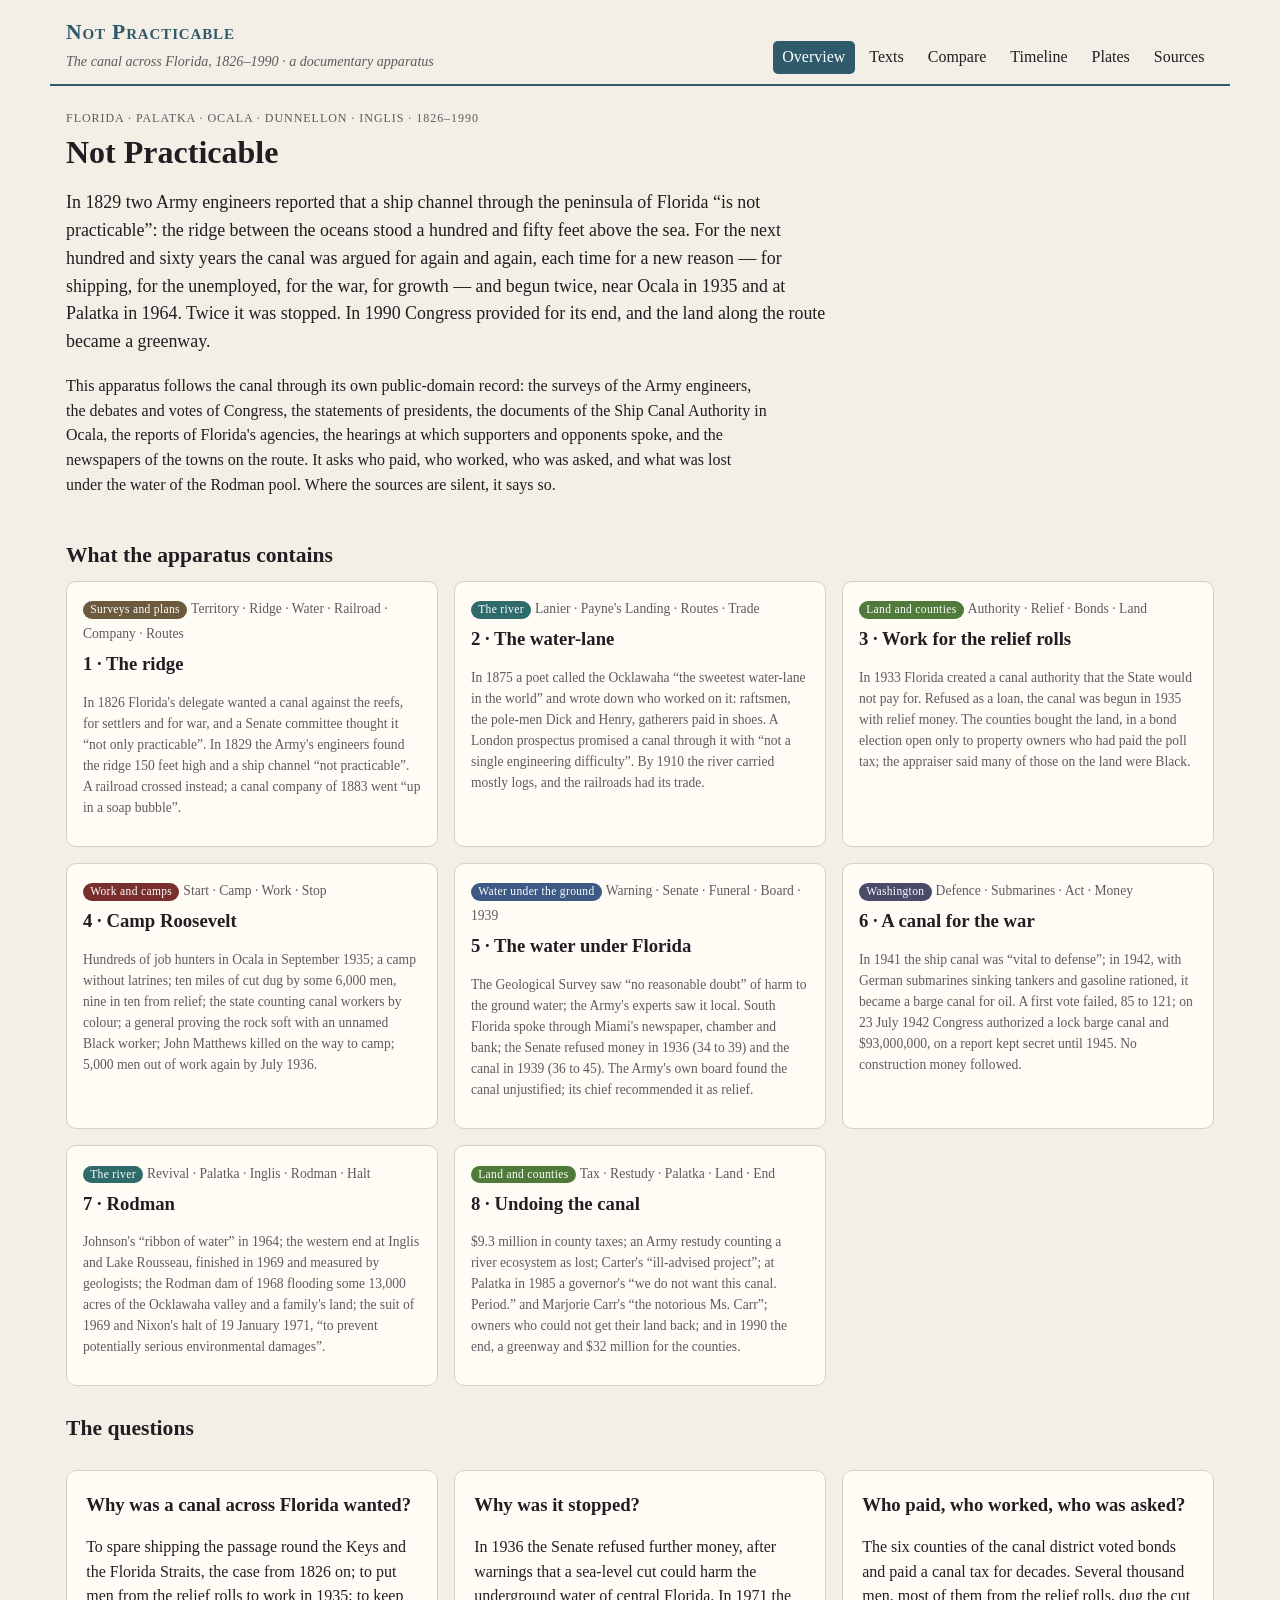
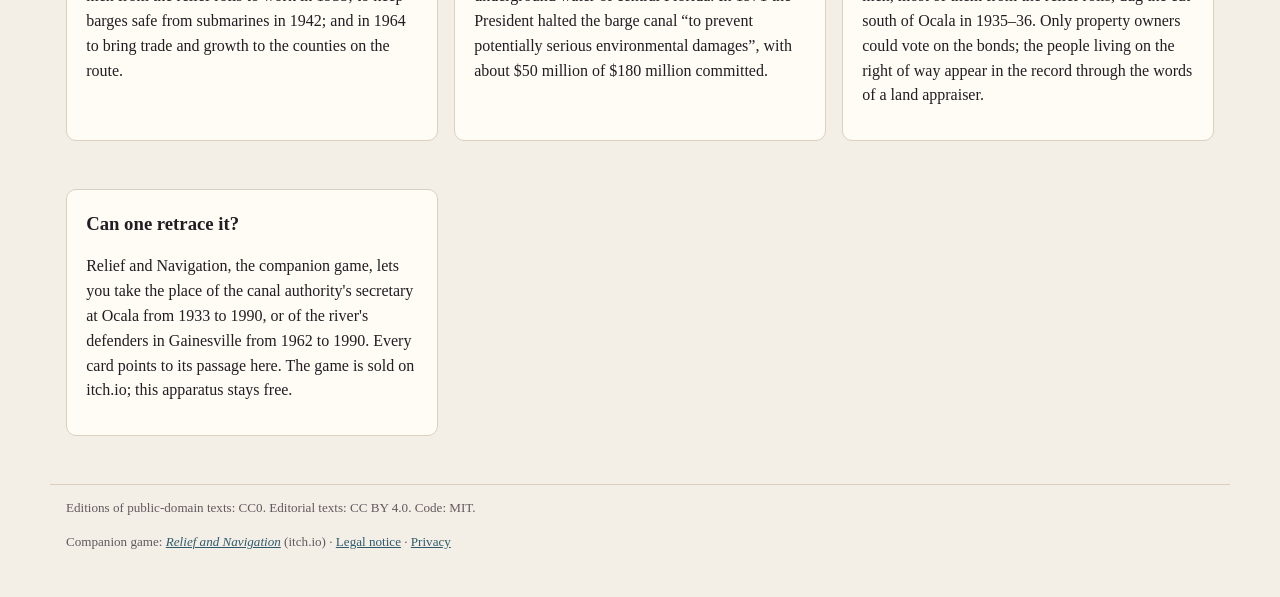
<file: index.html>
<!doctype html>
<html lang="en">
<head>
<meta charset="utf-8">
<meta name="viewport" content="width=device-width, initial-scale=1">
<title>Not Practicable</title>
<meta name="description" content="The canal across Florida, 1826–1990: the Army surveys, the ship canal begun near Ocala in 1935, the barge canal and the Rodman pool, the halt of 1971 and the end in 1990, in public-domain sources.">
<link rel="stylesheet" href="style.css">
<link rel="icon" href="data:image/svg+xml,%3Csvg xmlns='http://www.w3.org/2000/svg' viewBox='0 0 32 32'%3E%3Cpath d='M2 20 Q9 14 16 20 T30 20' fill='none' stroke='%232f5a6b' stroke-width='2.5'/%3E%3Cpath d='M2 26 Q9 20 16 26 T30 26' fill='none' stroke='%232f5a6b' stroke-width='2.5'/%3E%3Cpath d='M6 12 L16 4 L26 12' fill='none' stroke='%236b5a3e' stroke-width='2.5'/%3E%3C/svg%3E">
</head>
<body>
<header class="top">
  <a class="brand" href="#/">
    <strong>Not Practicable</strong>
    <em>The canal across Florida, 1826–1990 · a documentary apparatus</em>
  </a>
  <nav>
    <a href="#/" data-k="">Overview</a>
    <a href="#/texts" data-k="texts">Texts</a>
    <a href="#/compare" id="navCompare" data-k="compare" hidden>Compare</a>
    <a href="#/timeline" data-k="timeline">Timeline</a>
    <a href="#/plates" id="navPlates" data-k="plates" hidden>Plates</a>
    <a href="#/sources" data-k="sources">Sources</a>
  </nav>
</header>
<main id="view" aria-live="polite"></main>
<footer>
  <p>Editions of public-domain texts: CC0. Editorial texts: CC BY 4.0. Code: MIT.</p>
  <p>Companion game: <a href="https://leofassb.itch.io/relief-and-navigation"><em>Relief and Navigation</em></a> (itch.io) · <a href="legal.html#notice">Legal notice</a> · <a href="legal.html#privacy">Privacy</a></p>
</footer>
<script src="app.js"></script>
</body>
</html>
</file>
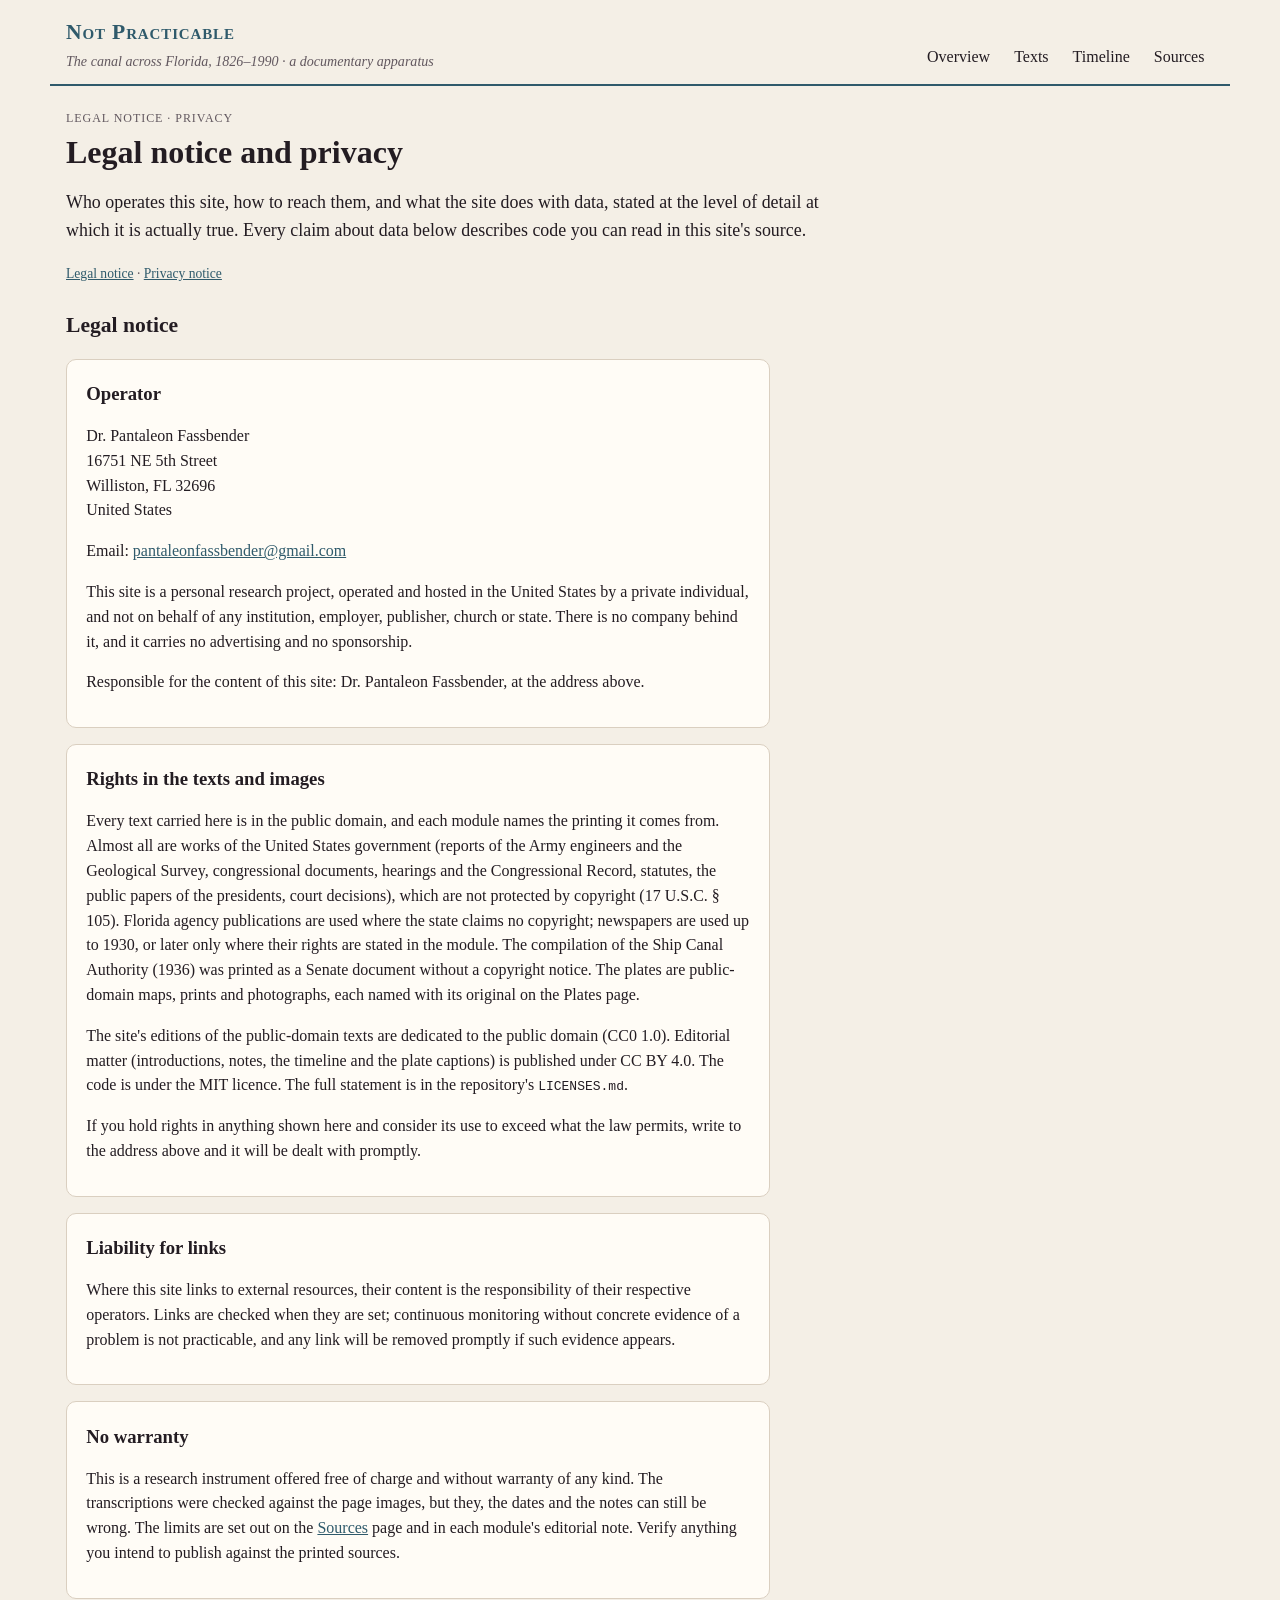
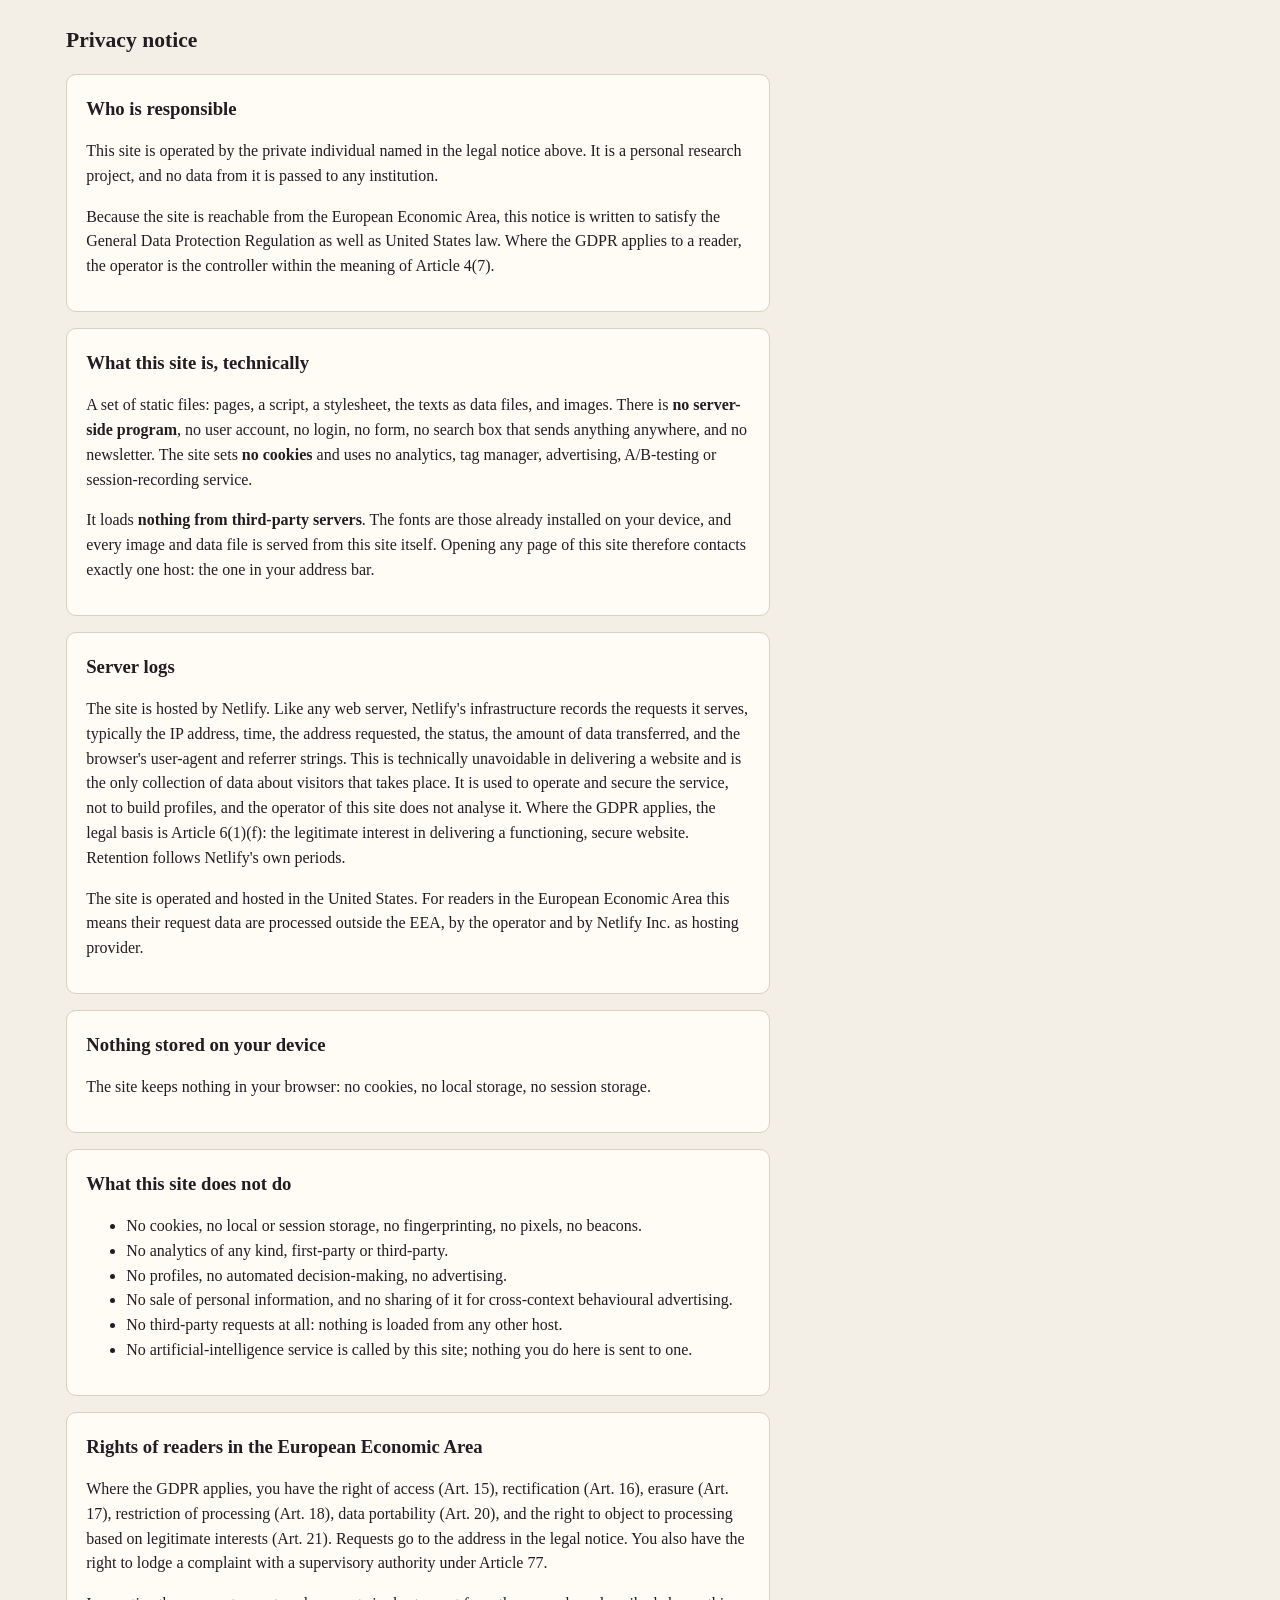
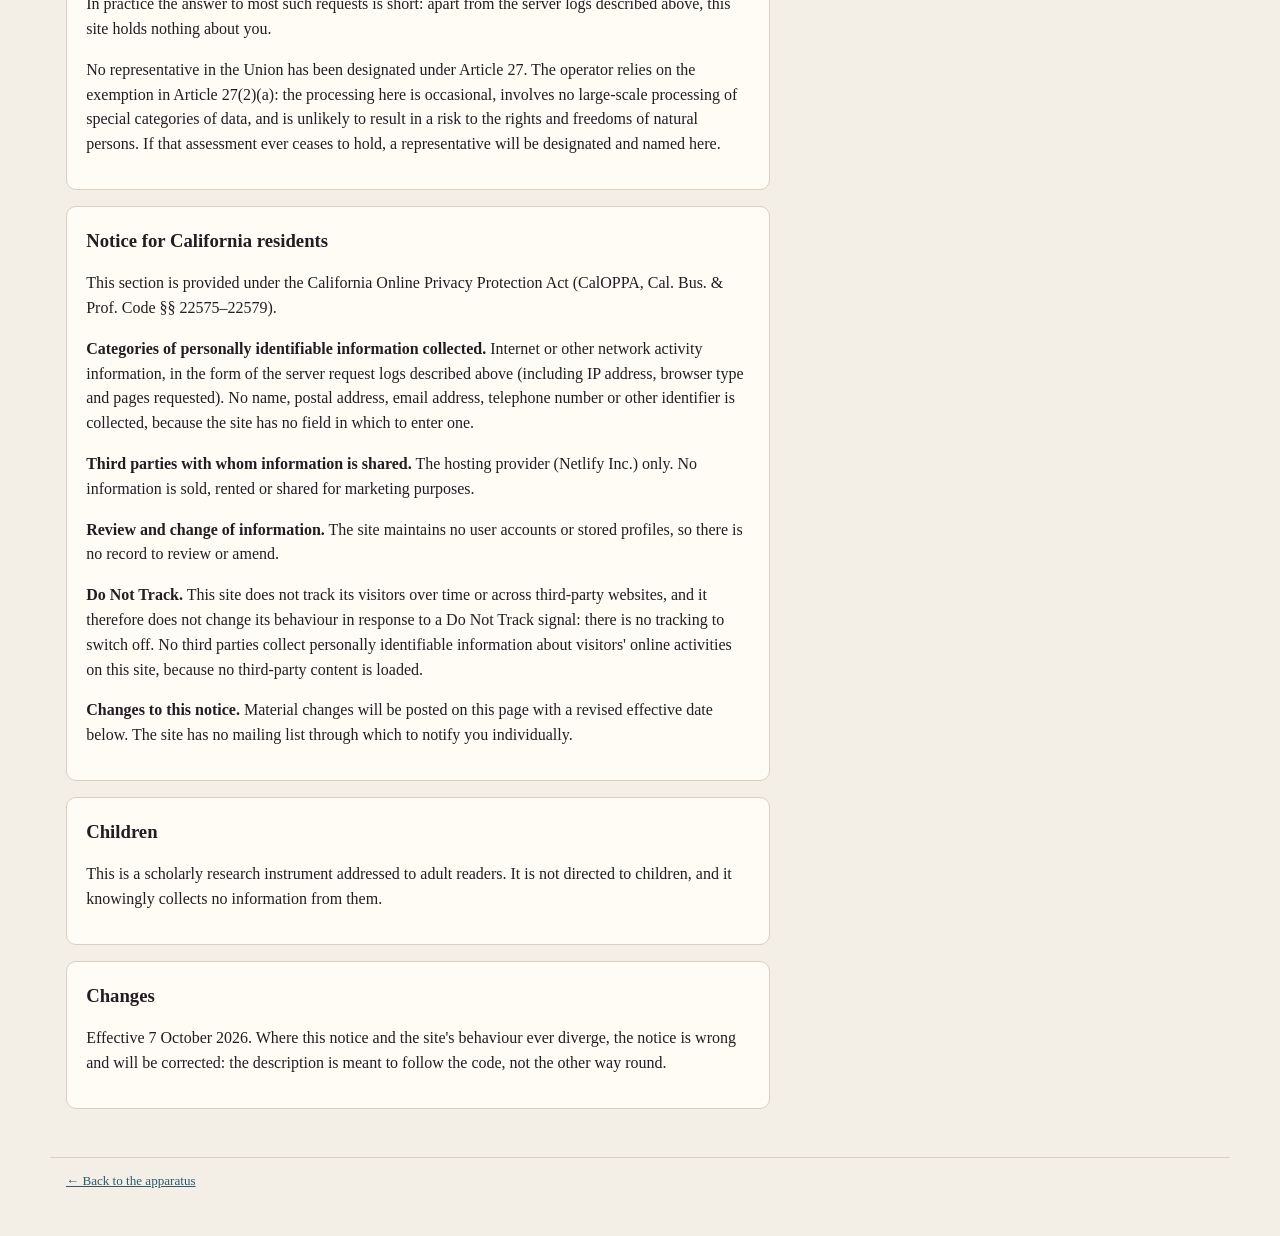
<file: legal.html>
<!doctype html>
<html lang="en">
<head>
<meta charset="utf-8">
<meta name="viewport" content="width=device-width, initial-scale=1">
<title>Legal notice and privacy · Not Practicable</title>
<meta name="description" content="Who operates this site, how to reach them, and what the site does with data.">
<link rel="stylesheet" href="style.css">
<link rel="icon" href="data:image/svg+xml,%3Csvg xmlns='http://www.w3.org/2000/svg' viewBox='0 0 32 32'%3E%3Cpath d='M2 20 Q9 14 16 20 T30 20' fill='none' stroke='%232f5a6b' stroke-width='2.5'/%3E%3Cpath d='M2 26 Q9 20 16 26 T30 26' fill='none' stroke='%232f5a6b' stroke-width='2.5'/%3E%3Cpath d='M6 12 L16 4 L26 12' fill='none' stroke='%236b5a3e' stroke-width='2.5'/%3E%3C/svg%3E">
</head>
<body>
<header class="top">
  <a class="brand" href="index.html#/">
    <strong>Not Practicable</strong>
    <em>The canal across Florida, 1826–1990 · a documentary apparatus</em>
  </a>
  <nav>
    <a href="index.html#/">Overview</a>
    <a href="index.html#/texts">Texts</a>
    <a href="index.html#/timeline">Timeline</a>
    <a href="index.html#/sources">Sources</a>
  </nav>
</header>
<main>
  <span class="tag">Legal notice · Privacy</span>
  <h1>Legal notice and privacy</h1>
  <p class="lede">Who operates this site, how to reach them, and what the site does with data, stated at the level of detail at which it is actually true. Every claim about data below describes code you can read in this site's source.</p>
  <p class="fine"><a href="#notice">Legal notice</a> · <a href="#privacy">Privacy notice</a></p>

  <h2 id="notice">Legal notice</h2>

  <div class="panel readable"><h3>Operator</h3>
    <p>Dr. Pantaleon Fassbender<br>16751 NE 5th Street<br>Williston, FL 32696<br>United States</p>
    <p>Email: <a href="mailto:pantaleonfassbender@gmail.com">pantaleonfassbender@gmail.com</a></p>
    <p>This site is a personal research project, operated and hosted in the United States by a private individual, and not on behalf of any institution, employer, publisher, church or state. There is no company behind it, and it carries no advertising and no sponsorship.</p>
    <p>Responsible for the content of this site: Dr. Pantaleon Fassbender, at the address above.</p>
  </div>

  <div class="panel readable"><h3>Rights in the texts and images</h3>
    <p>Every text carried here is in the public domain, and each module names the printing it comes from. Almost all are works of the United States government (reports of the Army engineers and the Geological Survey, congressional documents, hearings and the Congressional Record, statutes, the public papers of the presidents, court decisions), which are not protected by copyright (17 U.S.C. § 105). Florida agency publications are used where the state claims no copyright; newspapers are used up to 1930, or later only where their rights are stated in the module. The compilation of the Ship Canal Authority (1936) was printed as a Senate document without a copyright notice. The plates are public-domain maps, prints and photographs, each named with its original on the Plates page.</p>
    <p>The site's editions of the public-domain texts are dedicated to the public domain (CC0 1.0). Editorial matter (introductions, notes, the timeline and the plate captions) is published under CC BY 4.0. The code is under the MIT licence. The full statement is in the repository's <code>LICENSES.md</code>.</p>
    <p>If you hold rights in anything shown here and consider its use to exceed what the law permits, write to the address above and it will be dealt with promptly.</p>
  </div>

  <div class="panel readable"><h3>Liability for links</h3>
    <p>Where this site links to external resources, their content is the responsibility of their respective operators. Links are checked when they are set; continuous monitoring without concrete evidence of a problem is not practicable, and any link will be removed promptly if such evidence appears.</p>
  </div>

  <div class="panel readable"><h3>No warranty</h3>
    <p>This is a research instrument offered free of charge and without warranty of any kind. The transcriptions were checked against the page images, but they, the dates and the notes can still be wrong. The limits are set out on the <a href="index.html#/sources">Sources</a> page and in each module's editorial note. Verify anything you intend to publish against the printed sources.</p>
  </div>

  <h2 id="privacy">Privacy notice</h2>

  <div class="panel readable"><h3>Who is responsible</h3>
    <p>This site is operated by the private individual named in the legal notice above. It is a personal research project, and no data from it is passed to any institution.</p>
    <p>Because the site is reachable from the European Economic Area, this notice is written to satisfy the General Data Protection Regulation as well as United States law. Where the GDPR applies to a reader, the operator is the controller within the meaning of Article 4(7).</p>
  </div>

  <div class="panel readable"><h3>What this site is, technically</h3>
    <p>A set of static files: pages, a script, a stylesheet, the texts as data files, and images. There is <strong>no server-side program</strong>, no user account, no login, no form, no search box that sends anything anywhere, and no newsletter. The site sets <strong>no cookies</strong> and uses no analytics, tag manager, advertising, A/B-testing or session-recording service.</p>
    <p>It loads <strong>nothing from third-party servers</strong>. The fonts are those already installed on your device, and every image and data file is served from this site itself. Opening any page of this site therefore contacts exactly one host: the one in your address bar.</p>
  </div>

  <div class="panel readable"><h3>Server logs</h3>
    <p>The site is hosted by Netlify. Like any web server, Netlify's infrastructure records the requests it serves, typically the IP address, time, the address requested, the status, the amount of data transferred, and the browser's user-agent and referrer strings. This is technically unavoidable in delivering a website and is the only collection of data about visitors that takes place. It is used to operate and secure the service, not to build profiles, and the operator of this site does not analyse it. Where the GDPR applies, the legal basis is Article 6(1)(f): the legitimate interest in delivering a functioning, secure website. Retention follows Netlify's own periods.</p>
    <p>The site is operated and hosted in the United States. For readers in the European Economic Area this means their request data are processed outside the EEA, by the operator and by Netlify Inc. as hosting provider.</p>
  </div>

  <div class="panel readable"><h3>Nothing stored on your device</h3>
    <p>The site keeps nothing in your browser: no cookies, no local storage, no session storage.</p>
  </div>

  <div class="panel readable"><h3>What this site does not do</h3>
    <ul>
      <li>No cookies, no local or session storage, no fingerprinting, no pixels, no beacons.</li>
      <li>No analytics of any kind, first-party or third-party.</li>
      <li>No profiles, no automated decision-making, no advertising.</li>
      <li>No sale of personal information, and no sharing of it for cross-context behavioural advertising.</li>
      <li>No third-party requests at all: nothing is loaded from any other host.</li>
      <li>No artificial-intelligence service is called by this site; nothing you do here is sent to one.</li>
    </ul>
  </div>

  <div class="panel readable"><h3>Rights of readers in the European Economic Area</h3>
    <p>Where the GDPR applies, you have the right of access (Art. 15), rectification (Art. 16), erasure (Art. 17), restriction of processing (Art. 18), data portability (Art. 20), and the right to object to processing based on legitimate interests (Art. 21). Requests go to the address in the legal notice. You also have the right to lodge a complaint with a supervisory authority under Article 77.</p>
    <p>In practice the answer to most such requests is short: apart from the server logs described above, this site holds nothing about you.</p>
    <p>No representative in the Union has been designated under Article 27. The operator relies on the exemption in Article 27(2)(a): the processing here is occasional, involves no large-scale processing of special categories of data, and is unlikely to result in a risk to the rights and freedoms of natural persons. If that assessment ever ceases to hold, a representative will be designated and named here.</p>
  </div>

  <div class="panel readable"><h3>Notice for California residents</h3>
    <p>This section is provided under the California Online Privacy Protection Act (CalOPPA, Cal. Bus. &amp; Prof. Code §§ 22575–22579).</p>
    <p><strong>Categories of personally identifiable information collected.</strong> Internet or other network activity information, in the form of the server request logs described above (including IP address, browser type and pages requested). No name, postal address, email address, telephone number or other identifier is collected, because the site has no field in which to enter one.</p>
    <p><strong>Third parties with whom information is shared.</strong> The hosting provider (Netlify Inc.) only. No information is sold, rented or shared for marketing purposes.</p>
    <p><strong>Review and change of information.</strong> The site maintains no user accounts or stored profiles, so there is no record to review or amend.</p>
    <p><strong>Do Not Track.</strong> This site does not track its visitors over time or across third-party websites, and it therefore does not change its behaviour in response to a Do Not Track signal: there is no tracking to switch off. No third parties collect personally identifiable information about visitors' online activities on this site, because no third-party content is loaded.</p>
    <p><strong>Changes to this notice.</strong> Material changes will be posted on this page with a revised effective date below. The site has no mailing list through which to notify you individually.</p>
  </div>

  <div class="panel readable"><h3>Children</h3>
    <p>This is a scholarly research instrument addressed to adult readers. It is not directed to children, and it knowingly collects no information from them.</p>
  </div>

  <div class="panel readable"><h3>Changes</h3>
    <p>Effective 7 October 2026. Where this notice and the site's behaviour ever diverge, the notice is wrong and will be corrected: the description is meant to follow the code, not the other way round.</p>
  </div>
</main>
<footer>
  <p><a href="index.html#/">← Back to the apparatus</a></p>
</footer>
</body>
</html>
</file>
<file: style.css>
:root{
  --paper:#f4efe6; --panel:#fffcf6; --ink:#231c22; --ink2:#62585f; --line:#dacfc0;
  --red:#2f5a6b; --gold:#8a6d2f; --tree:#3f6b3a;
  --survey:#6b5a3e; --river:#2f6b6b; --work:#7a2f2f; --water:#3d5a85; --capitol:#4a4a6a; --land:#4f7a3a;
  --serif:"Iowan Old Style","Palatino Linotype",Palatino,"Book Antiqua",Georgia,serif;
}
*{box-sizing:border-box}
body{margin:0; background:var(--paper); color:var(--ink); font-family:var(--serif); line-height:1.55}
a{color:var(--red)}
.top{display:flex; justify-content:space-between; align-items:flex-end; flex-wrap:wrap; gap:.6rem 1.5rem;
  max-width:1180px; margin:0 auto; padding:1rem 16px .6rem; border-bottom:2px solid var(--red)}
.brand{text-decoration:none; color:inherit}
.brand strong{display:block; font-size:1.35rem; color:var(--red); font-variant:small-caps; letter-spacing:.04em}
.brand em{font-size:.88rem; color:var(--ink2)}
.top nav{display:flex; gap:.3rem; flex-wrap:wrap}
.top nav a{text-decoration:none; color:var(--ink); padding:.25rem .6rem; border-radius:5px}
.top nav a.on{background:var(--red); color:#fff}
main{max-width:1180px; margin:0 auto; padding:1.2rem 16px 2rem}
footer{max-width:1180px; margin:0 auto; padding:0 16px 2rem; font-size:.82rem; color:var(--ink2); border-top:1px solid var(--line)}
h1{font-size:2rem; margin:.2rem 0 .6rem; line-height:1.2}
h2{font-size:1.35rem; margin:1.6rem 0 .5rem}
h3{margin:.2rem 0 .3rem}
.lede{font-size:1.12rem; max-width:48rem}
.fine{font-size:.85rem; color:var(--ink2)}
.tag{font-size:.75rem; letter-spacing:.08em; text-transform:uppercase; color:var(--ink2)}
.panel{background:var(--panel); border:1px solid var(--line); border-radius:10px; padding:1rem 1.2rem; margin:1rem 0}
.readable{max-width:44rem}
.grid{display:grid; gap:1rem}
.g2{grid-template-columns:repeat(auto-fill,minmax(300px,1fr))}
.g4{grid-template-columns:repeat(auto-fill,minmax(210px,1fr))}
.card{background:var(--panel); border:1px solid var(--line); border-radius:10px; padding:.9rem 1rem; text-decoration:none; color:inherit; display:block}
a.card:hover{border-color:var(--red)}
.card.planned{opacity:.72; border-style:dashed}
.side{display:inline-block; font-size:.72rem; padding:0 .45rem; border-radius:99px; color:#fff; letter-spacing:.03em}
.side.survey{background:var(--survey)} .side.river{background:var(--river)} .side.work{background:var(--work)}
.side.water{background:var(--water)} .side.capitol{background:var(--capitol)} .side.land{background:var(--land)}
/* language: static blocks carry both, the page shows one */
html[lang=de] .i-en, html[lang=en] .i-de{display:none}
.uibtn{font:inherit; font-size:.85rem; background:var(--panel); color:var(--ink); border:1px solid var(--red); border-radius:5px; padding:.2rem .6rem; cursor:pointer; margin-left:.4rem}
.uibtn:hover{background:var(--red); color:#fff}
.hero{display:grid; grid-template-columns:minmax(0,1.5fr) minmax(0,1fr); gap:1.5rem; align-items:start}
.hero.one{grid-template-columns:1fr}
.hero img{width:100%; border-radius:8px; border:1px solid var(--line)}
figure{margin:0}
figcaption{font-size:.85rem; color:var(--ink2); margin-top:.4rem}
.quote{border-left:3px solid var(--red); padding:.2rem 0 .2rem 1rem; margin:1rem 0; font-style:italic}
/* reader */
.toc{display:flex; flex-wrap:wrap; gap:.4rem; margin:.6rem 0 1rem}
.toc a{border:1px solid var(--line); border-radius:6px; padding:.2rem .6rem; text-decoration:none; color:var(--ink); background:var(--panel); font-size:.9rem}
.toc a.on{border-color:var(--red); background:var(--red); color:#fff}
.langbar{display:flex; gap:.3rem; margin:.4rem 0 1rem}
.langbar button{font:inherit; font-size:.85rem; background:var(--panel); border:1px solid var(--line); border-radius:6px; padding:.2rem .7rem; cursor:pointer}
.langbar button.on{background:var(--ink); color:var(--paper); border-color:var(--ink)}
.unit{display:grid; grid-template-columns:4.6rem minmax(0,1fr); gap:.3rem .8rem; padding:.55rem 0; border-bottom:1px dotted var(--line)}
.unit .num{font-size:.78rem; color:var(--ink2); text-align:right; padding-top:.2rem}
.unit .num a{color:inherit; text-decoration:none}
.unit .pg{display:block; font-size:.7rem; line-height:1.25; margin-top:.3rem; color:var(--ink2); opacity:.85}
.unit.hl{background:#f3e0d8}
.unit .cols{display:grid; grid-template-columns:1fr 1fr; gap:1.2rem}
.unit .cols.one{grid-template-columns:1fr}
.unit .orig{color:var(--ink2)}
.unit.label .text{font-variant:small-caps; letter-spacing:.03em; font-weight:600; color:var(--red)}
.unit h4{margin:0 0 .3rem; font-size:.95rem; color:var(--red)}
.unit .text,.unit .orig{white-space:pre-line}
.note{grid-column:2; font-size:.84rem; color:var(--ink2); border-left:2px solid var(--gold); padding-left:.6rem}
.hinweis{font-size:.9rem}
/* timeline */
.tl{position:relative; margin:1rem 0 0 .6rem; padding-left:1.4rem; border-left:2px solid var(--line)}
.st{position:relative; margin:0 0 1.2rem; display:grid; grid-template-columns:minmax(0,1fr) 140px; gap:1rem; align-items:start}
.st::before{content:""; position:absolute; left:-1.95rem; top:.35rem; width:12px; height:12px; border-radius:50%; background:var(--c,var(--ink)); border:2px solid var(--paper)}
.st .d{font-size:.82rem; color:var(--ink2)}
.st img{width:140px; border-radius:6px; border:1px solid var(--line)}
.st p{margin:.2rem 0}
.legend{display:flex; flex-wrap:wrap; gap:.4rem}
/* plates */
.plate img{width:100%; border-radius:6px; border:1px solid var(--line); background:#fff}
.lightbox{position:fixed; inset:0; background:rgba(20,16,12,.85); display:flex; align-items:center; justify-content:center; padding:16px; z-index:10}
.lightbox img{max-width:100%; max-height:86vh; border-radius:6px}
.lightbox .cap{color:#f5efe2; max-width:44rem; font-size:.9rem; margin-top:.6rem}
.lightbox figure{text-align:center}
/* compare */
.cmp{display:grid; gap:1rem; margin-top:1rem}
.cmp.n2{grid-template-columns:1fr 1fr}
.cmp.n3{grid-template-columns:repeat(3,minmax(0,1fr))}
.cmp.n4{grid-template-columns:1fr 1fr}
.voice{background:var(--panel); border:1px solid var(--line); border-radius:10px; padding:.8rem 1rem}
.vhead{border-bottom:1px solid var(--line); padding-bottom:.5rem; margin-bottom:.5rem}
.vunit{margin:.7rem 0}
.vunit .text{white-space:pre-line}
@media (max-width:760px){
  .cmp.n2,.cmp.n3,.cmp.n4{grid-template-columns:1fr}
  .hero{grid-template-columns:1fr}
  .unit .cols{grid-template-columns:1fr}
  .st{grid-template-columns:1fr}
  .st img{width:110px}
  h1{font-size:1.6rem}
}
@media (prefers-color-scheme: dark){
  :root:not([data-theme="light"]){--paper:#1c171b; --panel:#262026; --ink:#ece4ea; --ink2:#b3a8b0; --line:#43383f; --red:#a9b8c8}
  :root:not([data-theme="light"]) .unit.hl{background:#3a2a35}
  :root:not([data-theme="light"]) .top nav a.on, :root:not([data-theme="light"]) .toc a.on{color:#1c171b}
}
/* plates and visualizations in a section */
.secplates{margin:1rem 0}
.secplates figcaption{font-size:.85rem}
.viz{margin:1rem 0; overflow-x:auto; border:1px solid var(--line); border-radius:8px; padding:.6rem; background:var(--panel)}
.viz svg{display:block; width:100%; min-width:600px; height:auto}
/* films: loaded on click */
.film .filmhead{margin-bottom:.3rem}
.film .frame{position:relative; aspect-ratio:4/3; max-width:720px; background:#111; border-radius:8px; display:flex; flex-direction:column; align-items:center; justify-content:center; gap:.4rem; padding:1rem; margin:.6rem 0}
.film .frame .fine{color:#cfc7bd; text-align:center; max-width:30rem}
.film .frame iframe{position:absolute; inset:0; width:100%; height:100%; border:0; border-radius:8px}
.film .frame.silent{background:var(--paper); border:1px dashed var(--line); aspect-ratio:auto}
.film .frame.silent p{color:var(--ink2); font-style:italic}
.loadfilm{font:inherit; font-size:1rem; background:var(--film); color:#fff; border:0; border-radius:6px; padding:.5rem 1.1rem; cursor:pointer}
.marks{padding-left:1.2rem}
.marks li{margin:.3rem 0}
.mark{font:inherit; font-size:.8rem; font-variant-numeric:tabular-nums; background:var(--panel); border:1px solid var(--line); border-radius:4px; padding:0 .4rem; cursor:pointer}
.mark:disabled{cursor:default; opacity:.6}
.film details.ton{margin:.6rem 0}
.film details.ton summary{cursor:pointer; font-weight:600}
.film details.ton li i{color:var(--ink2)}


.plate figcaption{overflow-wrap:anywhere}

.secplates img{max-height:340px; width:100%; object-fit:cover; object-position:top}
</file>
